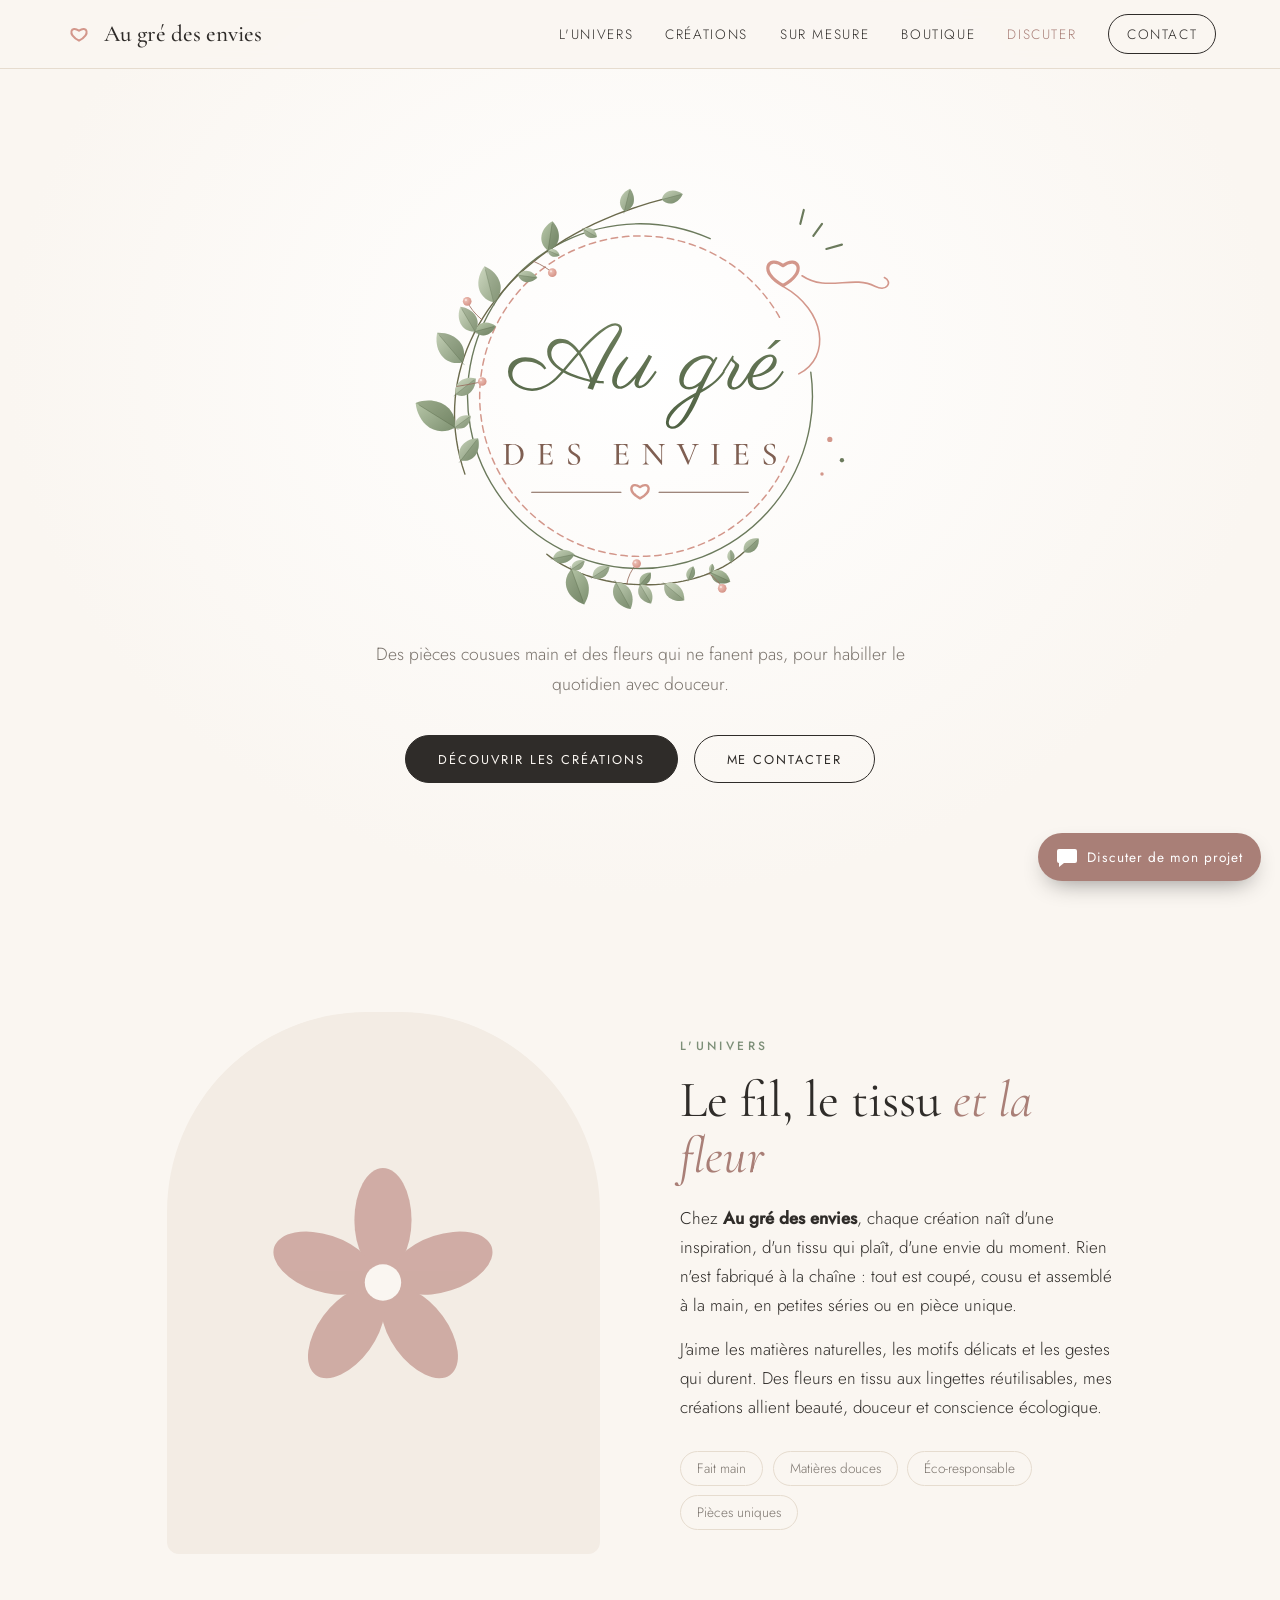
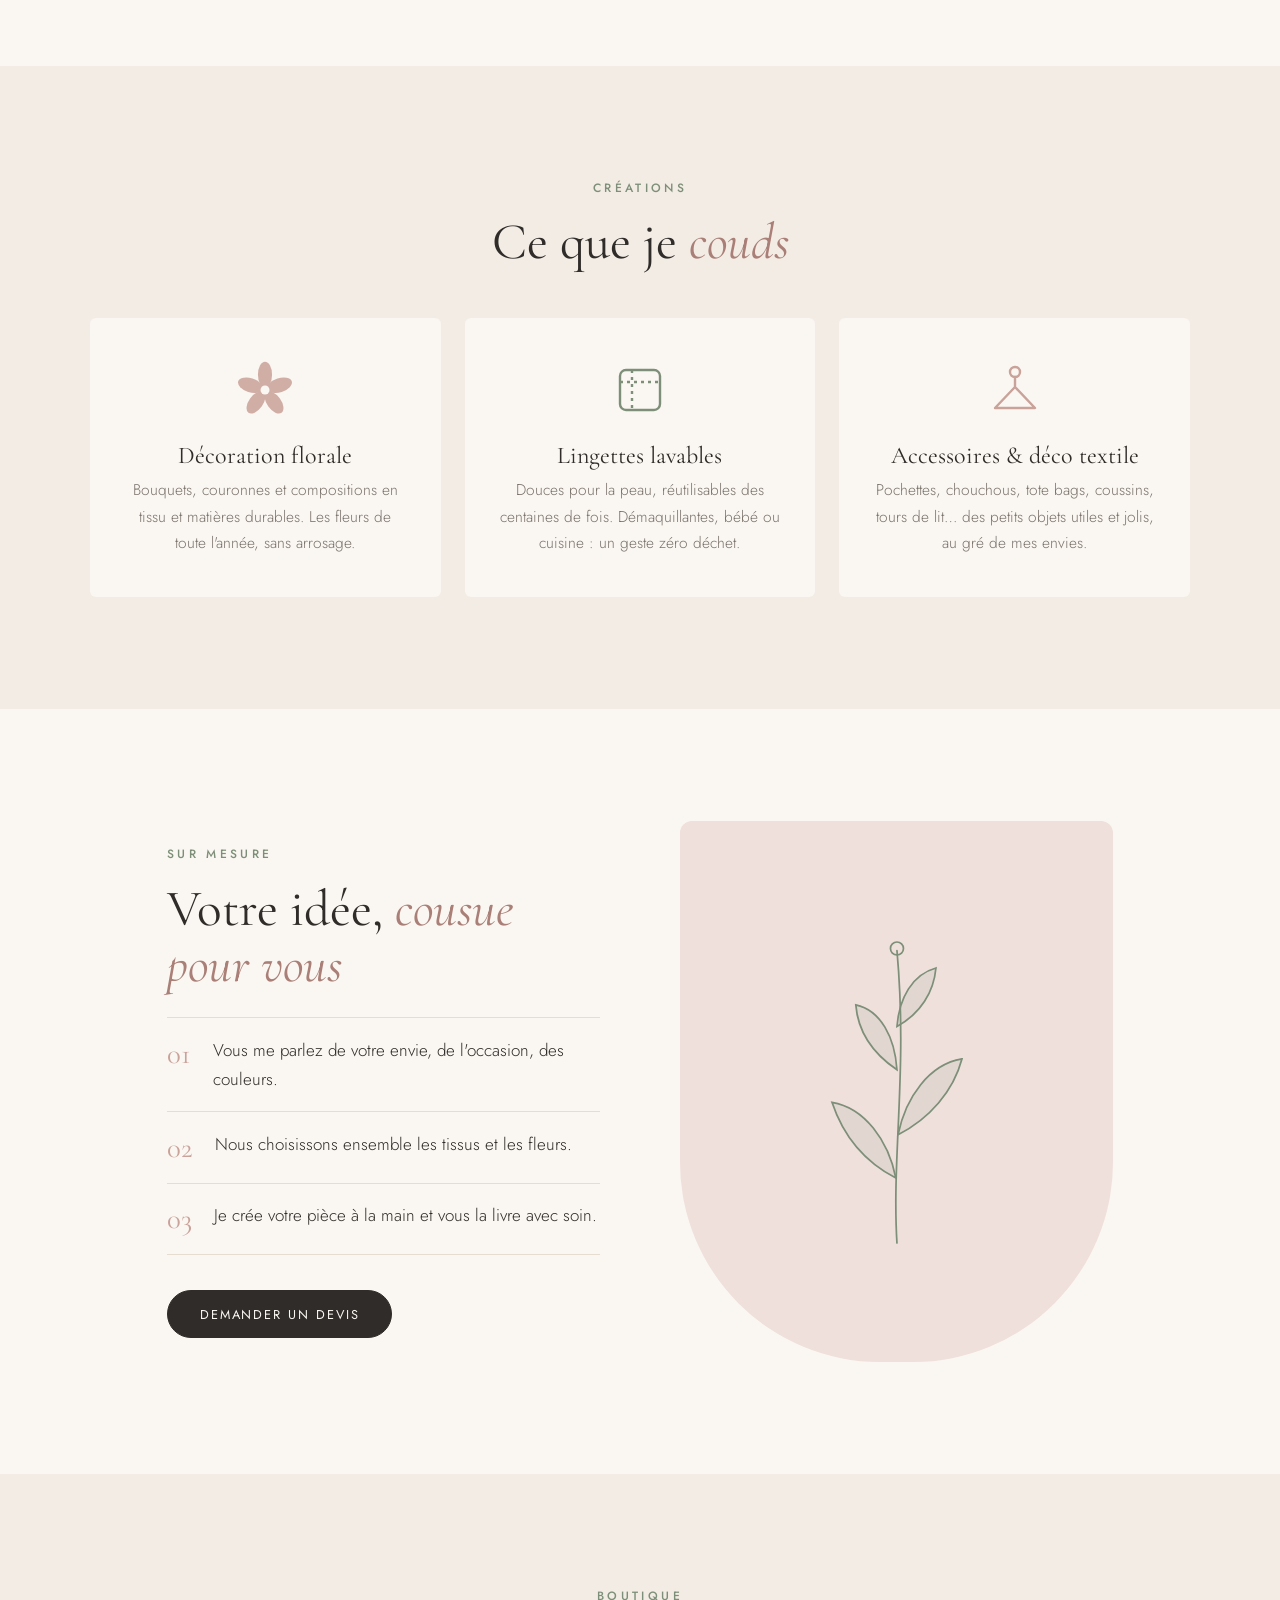
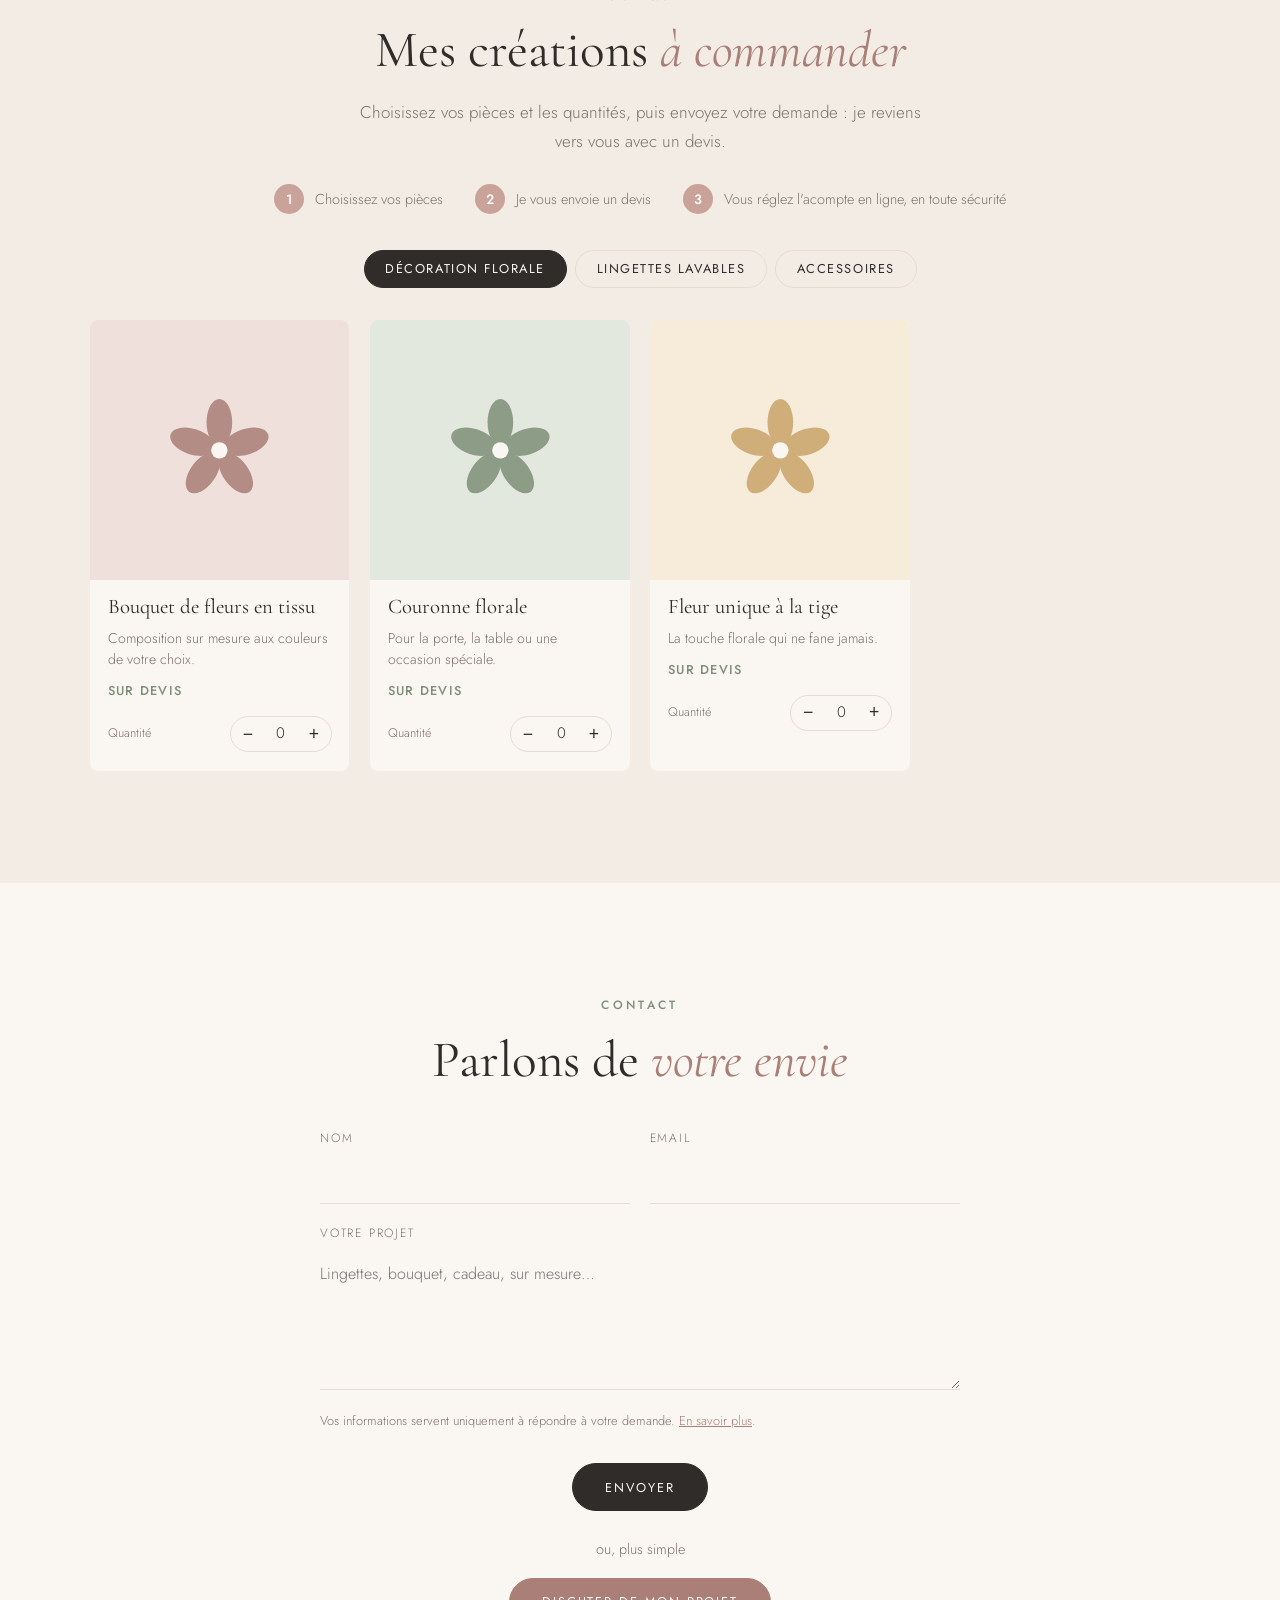
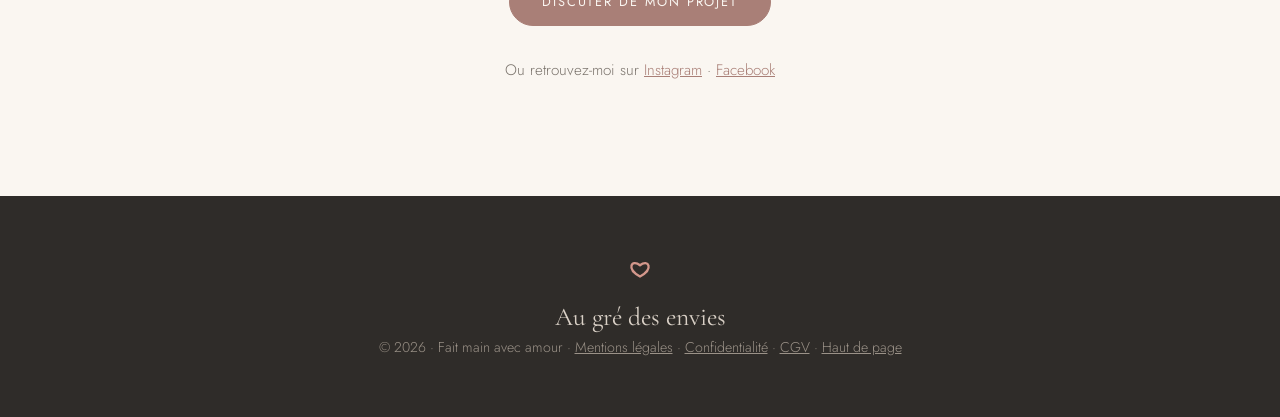
<file: public_html/index.html>
<!doctype html>
<html lang="fr">
<head>
<meta charset="utf-8">
<meta name="viewport" content="width=device-width, initial-scale=1">
<title>Au gré des envies – Couture créative & décoration florale</title>
<meta name="description" content="Au gré des envies : créations textiles faites main, lingettes lavables, accessoires de couture et compositions florales durables. Pièces uniques et sur mesure.">
<meta property="og:title" content="Au gré des envies – Couture créative & fleurs">
<meta property="og:description" content="Couture créative, lingettes lavables et décoration florale, faits main avec amour.">
<meta property="og:type" content="website">
<meta property="og:image" content="images/og.jpg">
<link rel="icon" href="favicon-32.png" type="image/png" sizes="32x32">
<link rel="apple-touch-icon" href="icon-192.png">
<link rel="preload" href="fonts/jost-latin-300-normal.woff2" as="font" type="font/woff2" crossorigin>
<link rel="stylesheet" href="style.css?v=3">
</head>
<body>

<svg width="0" height="0" style="position:absolute" aria-hidden="true">
  <defs>
    <symbol id="flower" viewBox="0 0 100 100">
      <g fill="currentColor" opacity=".85">
        <ellipse cx="50" cy="26" rx="11" ry="20"/>
        <ellipse cx="50" cy="26" rx="11" ry="20" transform="rotate(72 50 50)"/>
        <ellipse cx="50" cy="26" rx="11" ry="20" transform="rotate(144 50 50)"/>
        <ellipse cx="50" cy="26" rx="11" ry="20" transform="rotate(216 50 50)"/>
        <ellipse cx="50" cy="26" rx="11" ry="20" transform="rotate(288 50 50)"/>
      </g>
      <circle cx="50" cy="50" r="7" fill="#faf6f1"/>
    </symbol>
    <symbol id="branch" viewBox="0 0 200 300">
      <g fill="none" stroke="currentColor" stroke-width="1.6" stroke-linecap="round">
        <path d="M100 290 C 95 210, 110 130, 100 20"/>
        <path d="M99 230 C 70 215, 50 190, 40 160 C 70 165, 92 195, 99 230Z" fill="currentColor" fill-opacity=".12"/>
        <path d="M101 190 C 130 175, 152 150, 160 120 C 130 125, 108 155, 101 190Z" fill="currentColor" fill-opacity=".12"/>
        <path d="M100 130 C 78 115, 64 95, 62 70 C 85 75, 98 100, 100 130Z" fill="currentColor" fill-opacity=".12"/>
        <path d="M100 90 C 122 78, 134 58, 136 36 C 114 42, 102 64, 100 90Z" fill="currentColor" fill-opacity=".12"/>
        <circle cx="100" cy="18" r="6"/>
      </g>
    </symbol>
  </defs>
</svg>

<header class="nav" id="top">
  <a class="brand" href="#top" aria-label="Au gré des envies – accueil">
    <img class="brand-mark" src="images/emblem.svg" alt="" width="30" height="30">
    <span>Au gré des envies</span>
  </a>
  <button class="burger" aria-label="Menu" aria-expanded="false" aria-controls="menu"><span></span><span></span></button>
  <nav id="menu">
    <a href="#univers">L'univers</a>
    <a href="#creations">Créations</a>
    <a href="#surmesure">Sur mesure</a>
    <a href="#boutique">Boutique</a>
    <a href="#" data-chat class="nav-wa">Discuter</a>
    <a href="#contact" class="btn-sm">Contact</a>
  </nav>
</header>

<main>
<section class="hero">
  <div class="hero-inner">
    <h1 class="logo-h1">
      <span class="sr">Au gré des envies – couture créative et décoration florale</span>
      <img class="hero-logo" src="images/logo.svg" width="1200" height="1030" alt="Au gré des envies" fetchpriority="high">
    </h1>
    <p class="lead">Des pièces cousues main et des fleurs qui ne fanent pas, pour habiller le quotidien avec douceur.</p>
    <div class="cta">
      <a class="btn" href="#creations">Découvrir les créations</a>
      <a class="btn ghost" href="#contact">Me contacter</a>
    </div>
  </div>
</section>

<section id="univers" class="section split reveal">
  <div class="visual" role="img" aria-label="Illustration florale">
    <svg><use href="#flower"/></svg>
  </div>
  <div>
    <p class="eyebrow">L'univers</p>
    <h2>Le fil, le tissu <em>et la fleur</em></h2>
    <p>Chez <strong>Au gré des envies</strong>, chaque création naît d'une inspiration, d'un tissu qui plaît, d'une envie du moment. Rien n'est fabriqué à la chaîne&nbsp;: tout est coupé, cousu et assemblé à la main, en petites séries ou en pièce unique.</p>
    <p>J'aime les matières naturelles, les motifs délicats et les gestes qui durent. Des fleurs en tissu aux lingettes réutilisables, mes créations allient beauté, douceur et conscience écologique.</p>
    <ul class="values">
      <li>Fait main</li><li>Matières douces</li><li>Éco-responsable</li><li>Pièces uniques</li>
    </ul>
  </div>
</section>

<section id="creations" class="section tinted">
  <div class="wrap reveal">
    <p class="eyebrow center">Créations</p>
    <h2 class="center">Ce que je <em>couds</em></h2>
    <div class="cards">
      <article class="card">
        <div class="ico"><svg><use href="#flower"/></svg></div>
        <h3>Décoration florale</h3>
        <p>Bouquets, couronnes et compositions en tissu et matières durables. Les fleurs de toute l'année, sans arrosage.</p>
      </article>
      <article class="card">
        <div class="ico sage"><svg viewBox="0 0 64 64"><g fill="none" stroke="currentColor" stroke-width="2.4" stroke-linejoin="round"><rect x="12" y="12" width="40" height="40" rx="6"/><path d="M12 24h40M24 12v40" stroke-dasharray="3 4"/></g></svg></div>
        <h3>Lingettes lavables</h3>
        <p>Douces pour la peau, réutilisables des centaines de fois. Démaquillantes, bébé ou cuisine&nbsp;: un geste zéro déchet.</p>
      </article>
      <article class="card">
        <div class="ico"><svg viewBox="0 0 64 64"><g fill="none" stroke="currentColor" stroke-width="2.4" stroke-linecap="round"><circle cx="32" cy="14" r="5"/><path d="M32 19v10M12 50l20-21 20 21z" stroke-linejoin="round"/></g></svg></div>
        <h3>Accessoires & déco textile</h3>
        <p>Pochettes, chouchous, tote bags, coussins, tours de lit… des petits objets utiles et jolis, au gré de mes envies.</p>
      </article>
    </div>
  </div>
</section>

<section id="surmesure" class="section split reverse reveal">
  <div>
    <p class="eyebrow">Sur mesure</p>
    <h2>Votre idée, <em>cousue pour vous</em></h2>
    <ol class="steps">
      <li><b>01</b><span>Vous me parlez de votre envie, de l'occasion, des couleurs.</span></li>
      <li><b>02</b><span>Nous choisissons ensemble les tissus et les fleurs.</span></li>
      <li><b>03</b><span>Je crée votre pièce à la main et vous la livre avec soin.</span></li>
    </ol>
    <a class="btn" href="#contact">Demander un devis</a>
  </div>
  <div class="visual rose" role="img" aria-label="Illustration de rameau">
    <svg><use href="#branch"/></svg>
  </div>
</section>

<section id="boutique" class="section tinted">
  <div class="wrap reveal">
    <p class="eyebrow center">Boutique</p>
    <h2 class="center">Mes créations <em>à commander</em></h2>
    <p class="center sub">Choisissez vos pièces et les quantités, puis envoyez votre demande : je reviens vers vous avec un devis.</p>
    <ol class="flow">
      <li><b>1</b><span>Choisissez vos pièces</span></li>
      <li><b>2</b><span>Je vous envoie un devis</span></li>
      <li><b>3</b><span>Vous réglez l'acompte en ligne, en toute sécurité</span></li>
    </ol>
    <div class="tabs" role="tablist" id="tabs"></div>
    <div class="shop" id="shop"></div>
    <div class="cart" id="cart" hidden>
      <div class="cart-info"><b id="cart-count"></b><span id="cart-list"></span></div>
      <div class="cart-actions">
        <button class="btn" type="button" id="cart-quote">Demander un devis</button>
        <a class="btn ghost" id="cart-wa" href="#" target="_blank" rel="noopener">Par WhatsApp</a>
      </div>
    </div>
  </div>
</section>

<section id="contact" class="section reveal">
  <div class="wrap narrow">
    <p class="eyebrow center">Contact</p>
    <h2 class="center">Parlons de <em>votre envie</em></h2>
    <form id="form" action="mailto:contact@exemple.fr" method="post" enctype="text/plain">
      <div class="row">
        <label>Nom<input name="nom" required autocomplete="name"></label>
        <label>Email<input type="email" name="email" required autocomplete="email"></label>
      </div>
      <label>Votre projet<textarea name="message" rows="5" required placeholder="Lingettes, bouquet, cadeau, sur mesure…"></textarea></label>
      <p class="muted" style="margin:0;font-size:.8rem">Vos informations servent uniquement à répondre à votre demande. <a href="confidentialite.html">En savoir plus</a>.</p>
      <button class="btn" type="submit">Envoyer</button>
    </form>
    <p class="center or">ou, plus simple</p>
    <p class="center"><a class="btn wa" href="#" data-chat>Discuter de mon projet</a></p>
    <p class="muted center">Ou retrouvez-moi sur <a href="#" rel="noopener">Instagram</a> · <a href="#" rel="noopener">Facebook</a></p>
  </div>
</section>
</main>

<footer>
  <img class="brand-mark" src="images/emblem.svg" alt="" width="30" height="30">
  <p>Au gré des envies</p>
  <small>© <span id="y"></span> · Fait main avec amour · <a href="mentions-legales.html">Mentions légales</a> · <a href="confidentialite.html">Confidentialité</a> · <a href="cgv.html">CGV</a> · <a href="#top">Haut de page</a></small>
</footer>

<button class="wa-float" type="button" data-chat aria-label="Discuter de votre projet">
  <svg viewBox="0 0 24 24" aria-hidden="true"><path fill="currentColor" d="M4 4h16a2 2 0 0 1 2 2v10a2 2 0 0 1-2 2H9l-5 4v-4H4a2 2 0 0 1-2-2V6a2 2 0 0 1 2-2z"/></svg>
  <span>Discuter de mon projet</span>
</button>

<script src="script.js?v=3"></script>
</body>
</html>
</file>
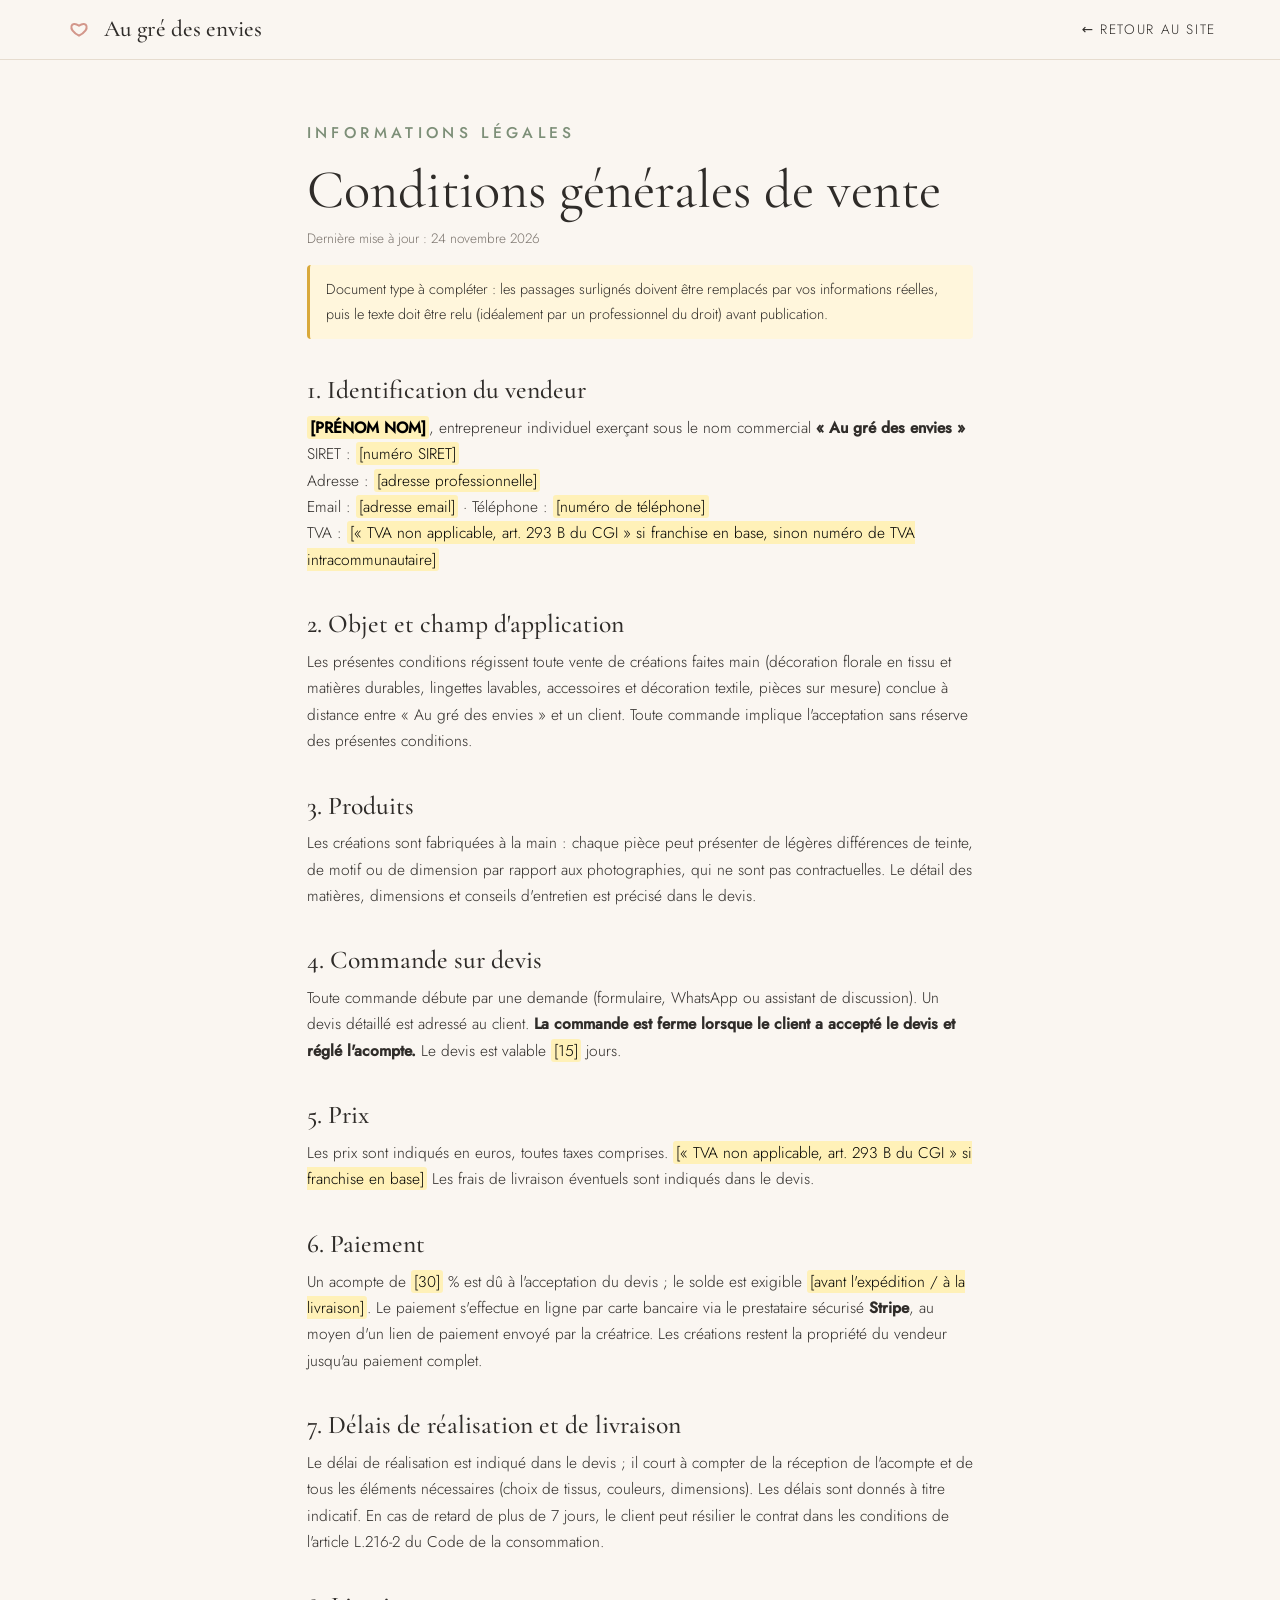
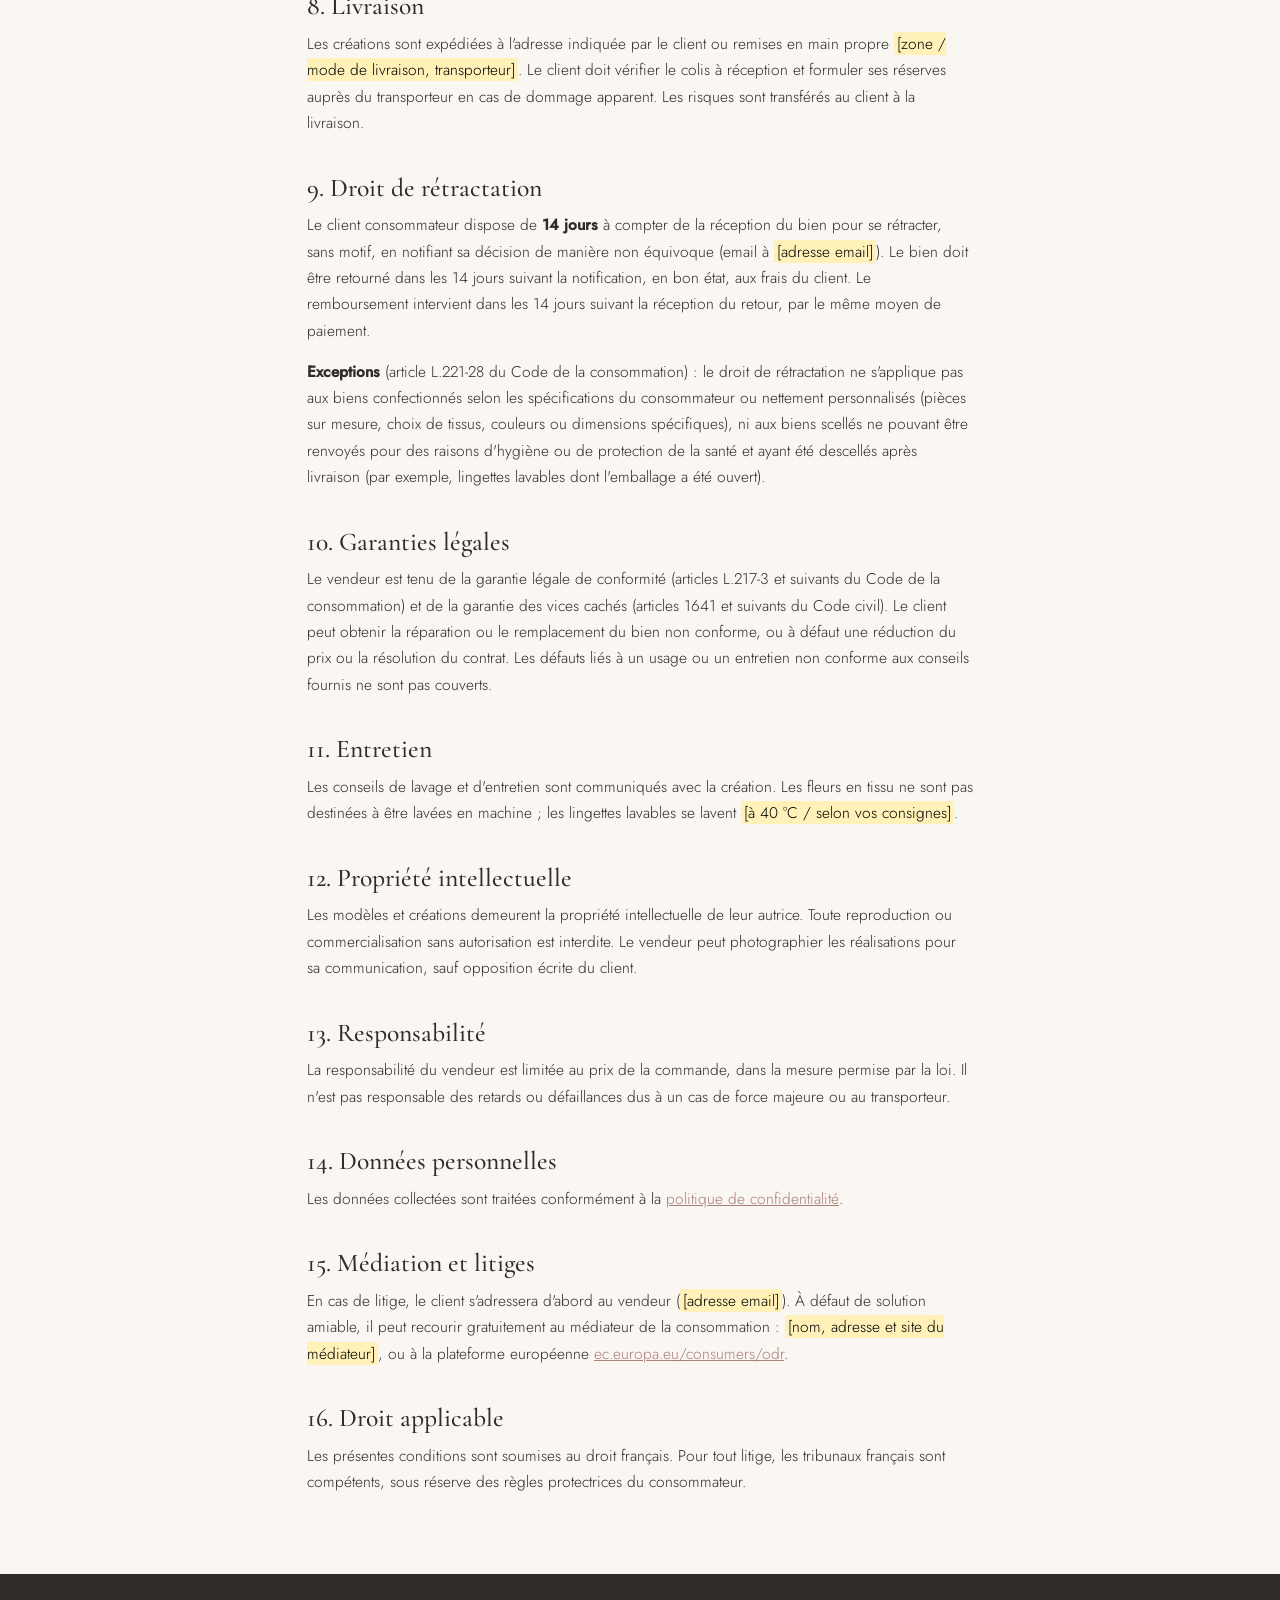
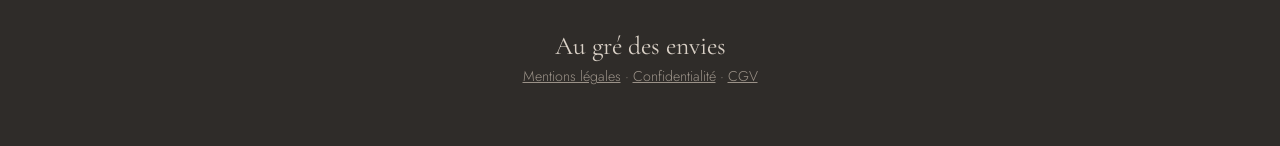
<file: public_html/cgv.html>
<!doctype html>
<html lang="fr">
<head>
<meta charset="utf-8">
<meta name="viewport" content="width=device-width, initial-scale=1">
<meta name="robots" content="noindex">
<title>Conditions générales de vente – Au gré des envies</title>
<link rel="icon" href="favicon-32.png" type="image/png" sizes="32x32">
<link rel="apple-touch-icon" href="icon-192.png">
<link rel="preload" href="fonts/jost-latin-300-normal.woff2" as="font" type="font/woff2" crossorigin>
<link rel="stylesheet" href="style.css?v=3">
</head>
<body class="legal-page">
<header class="nav"><a class="brand" href="index.html"><img class="brand-mark" src="images/emblem.svg" alt="" width="30" height="30"><span>Au gré des envies</span></a><nav style="display:flex"><a href="index.html">&larr; Retour au site</a></nav></header>
<svg width="0" height="0" style="position:absolute" aria-hidden="true"><defs><symbol id="flower" viewBox="0 0 100 100"><g fill="currentColor" opacity=".85"><ellipse cx="50" cy="26" rx="11" ry="20"/><ellipse cx="50" cy="26" rx="11" ry="20" transform="rotate(72 50 50)"/><ellipse cx="50" cy="26" rx="11" ry="20" transform="rotate(144 50 50)"/><ellipse cx="50" cy="26" rx="11" ry="20" transform="rotate(216 50 50)"/><ellipse cx="50" cy="26" rx="11" ry="20" transform="rotate(288 50 50)"/></g><circle cx="50" cy="50" r="7" fill="#faf6f1"/></symbol></defs></svg>
<main class="legal">
<p class="eyebrow">Informations légales</p>
<h1>Conditions générales de vente</h1>
<p class="maj">Dernière mise à jour : 24 novembre 2026</p>
<p class="todo">Document type à compléter : les passages surlignés doivent être remplacés par vos informations réelles, puis le texte doit être relu (idéalement par un professionnel du droit) avant publication.</p>

<h2>1. Identification du vendeur</h2>
<p><strong><mark>[PRÉNOM NOM]</mark></strong>, entrepreneur individuel exerçant sous le nom commercial <strong>« Au gré des envies »</strong><br>
SIRET : <mark>[numéro SIRET]</mark><br>
Adresse : <mark>[adresse professionnelle]</mark><br>
Email : <mark>[adresse email]</mark> · Téléphone : <mark>[numéro de téléphone]</mark><br>
TVA : <mark>[« TVA non applicable, art. 293 B du CGI » si franchise en base, sinon numéro de TVA intracommunautaire]</mark></p>
<h2>2. Objet et champ d'application</h2>
<p>Les présentes conditions régissent toute vente de créations faites main (décoration florale en tissu et matières durables, lingettes lavables, accessoires et décoration textile, pièces sur mesure) conclue à distance entre « Au gré des envies » et un client. Toute commande implique l'acceptation sans réserve des présentes conditions.</p>
<h2>3. Produits</h2>
<p>Les créations sont fabriquées à la main : chaque pièce peut présenter de légères différences de teinte, de motif ou de dimension par rapport aux photographies, qui ne sont pas contractuelles. Le détail des matières, dimensions et conseils d'entretien est précisé dans le devis.</p>
<h2>4. Commande sur devis</h2>
<p>Toute commande débute par une demande (formulaire, WhatsApp ou assistant de discussion). Un devis détaillé est adressé au client. <strong>La commande est ferme lorsque le client a accepté le devis et réglé l'acompte.</strong> Le devis est valable <mark>[15]</mark> jours.</p>
<h2>5. Prix</h2>
<p>Les prix sont indiqués en euros, toutes taxes comprises. <mark>[« TVA non applicable, art. 293 B du CGI » si franchise en base]</mark> Les frais de livraison éventuels sont indiqués dans le devis.</p>
<h2>6. Paiement</h2>
<p>Un acompte de <mark>[30]</mark> % est dû à l'acceptation du devis ; le solde est exigible <mark>[avant l'expédition / à la livraison]</mark>. Le paiement s'effectue en ligne par carte bancaire via le prestataire sécurisé <strong>Stripe</strong>, au moyen d'un lien de paiement envoyé par la créatrice. Les créations restent la propriété du vendeur jusqu'au paiement complet.</p>
<h2>7. Délais de réalisation et de livraison</h2>
<p>Le délai de réalisation est indiqué dans le devis ; il court à compter de la réception de l'acompte et de tous les éléments nécessaires (choix de tissus, couleurs, dimensions). Les délais sont donnés à titre indicatif. En cas de retard de plus de 7 jours, le client peut résilier le contrat dans les conditions de l'article L.216-2 du Code de la consommation.</p>
<h2>8. Livraison</h2>
<p>Les créations sont expédiées à l'adresse indiquée par le client ou remises en main propre <mark>[zone / mode de livraison, transporteur]</mark>. Le client doit vérifier le colis à réception et formuler ses réserves auprès du transporteur en cas de dommage apparent. Les risques sont transférés au client à la livraison.</p>
<h2>9. Droit de rétractation</h2>
<p>Le client consommateur dispose de <strong>14 jours</strong> à compter de la réception du bien pour se rétracter, sans motif, en notifiant sa décision de manière non équivoque (email à <mark>[adresse email]</mark>). Le bien doit être retourné dans les 14 jours suivant la notification, en bon état, aux frais du client. Le remboursement intervient dans les 14 jours suivant la réception du retour, par le même moyen de paiement.</p>
<p><strong>Exceptions</strong> (article L.221-28 du Code de la consommation) : le droit de rétractation ne s'applique pas aux biens confectionnés selon les spécifications du consommateur ou nettement personnalisés (pièces sur mesure, choix de tissus, couleurs ou dimensions spécifiques), ni aux biens scellés ne pouvant être renvoyés pour des raisons d'hygiène ou de protection de la santé et ayant été descellés après livraison (par exemple, lingettes lavables dont l'emballage a été ouvert).</p>
<h2>10. Garanties légales</h2>
<p>Le vendeur est tenu de la garantie légale de conformité (articles L.217-3 et suivants du Code de la consommation) et de la garantie des vices cachés (articles 1641 et suivants du Code civil). Le client peut obtenir la réparation ou le remplacement du bien non conforme, ou à défaut une réduction du prix ou la résolution du contrat. Les défauts liés à un usage ou un entretien non conforme aux conseils fournis ne sont pas couverts.</p>
<h2>11. Entretien</h2>
<p>Les conseils de lavage et d'entretien sont communiqués avec la création. Les fleurs en tissu ne sont pas destinées à être lavées en machine ; les lingettes lavables se lavent <mark>[à 40 °C / selon vos consignes]</mark>.</p>
<h2>12. Propriété intellectuelle</h2>
<p>Les modèles et créations demeurent la propriété intellectuelle de leur autrice. Toute reproduction ou commercialisation sans autorisation est interdite. Le vendeur peut photographier les réalisations pour sa communication, sauf opposition écrite du client.</p>
<h2>13. Responsabilité</h2>
<p>La responsabilité du vendeur est limitée au prix de la commande, dans la mesure permise par la loi. Il n'est pas responsable des retards ou défaillances dus à un cas de force majeure ou au transporteur.</p>
<h2>14. Données personnelles</h2>
<p>Les données collectées sont traitées conformément à la <a href="confidentialite.html">politique de confidentialité</a>.</p>
<h2>15. Médiation et litiges</h2>
<p>En cas de litige, le client s'adressera d'abord au vendeur (<mark>[adresse email]</mark>). À défaut de solution amiable, il peut recourir gratuitement au médiateur de la consommation : <mark>[nom, adresse et site du médiateur]</mark>, ou à la plateforme européenne <a href="https://ec.europa.eu/consumers/odr" rel="noopener">ec.europa.eu/consumers/odr</a>.</p>
<h2>16. Droit applicable</h2>
<p>Les présentes conditions sont soumises au droit français. Pour tout litige, les tribunaux français sont compétents, sous réserve des règles protectrices du consommateur.</p>
</main>
<footer><p>Au gré des envies</p><small><a href="mentions-legales.html">Mentions légales</a> · <a href="confidentialite.html">Confidentialité</a> · <a href="cgv.html">CGV</a></small></footer>
</body>
</html>
</file>
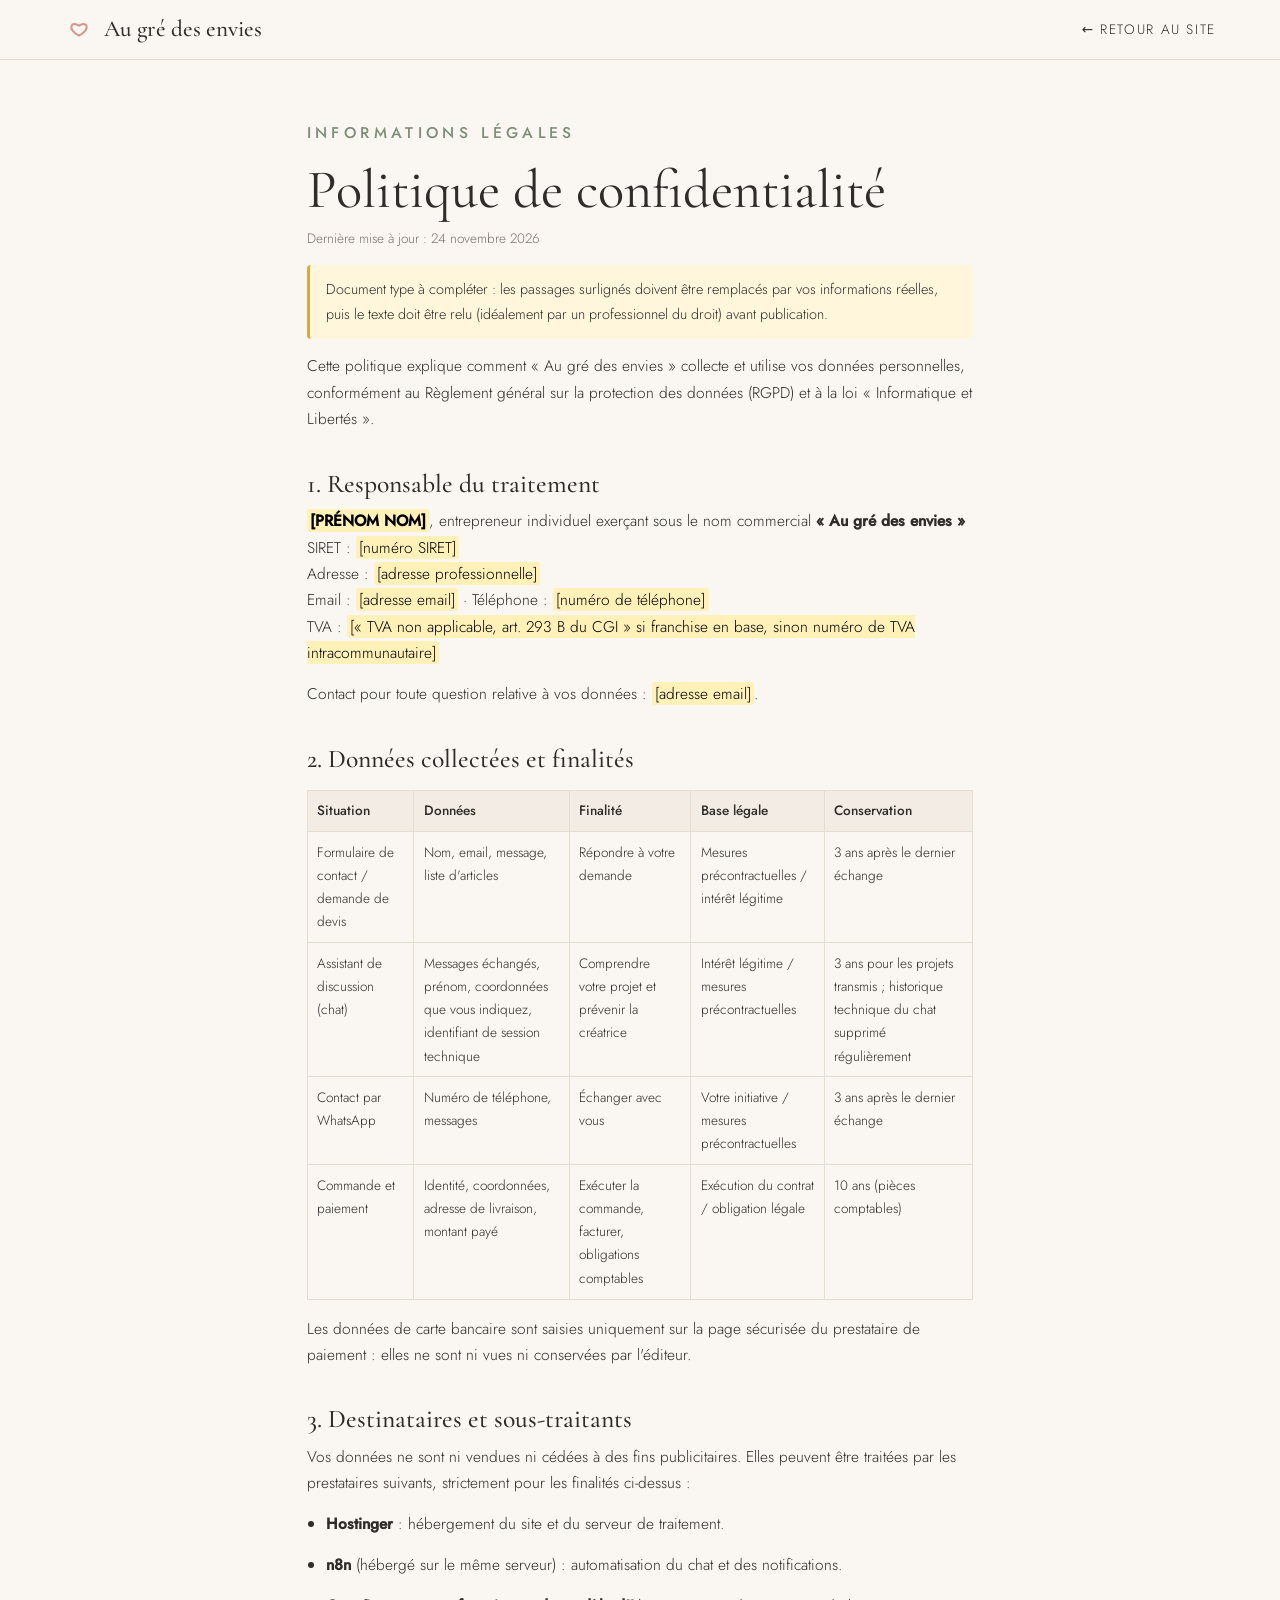
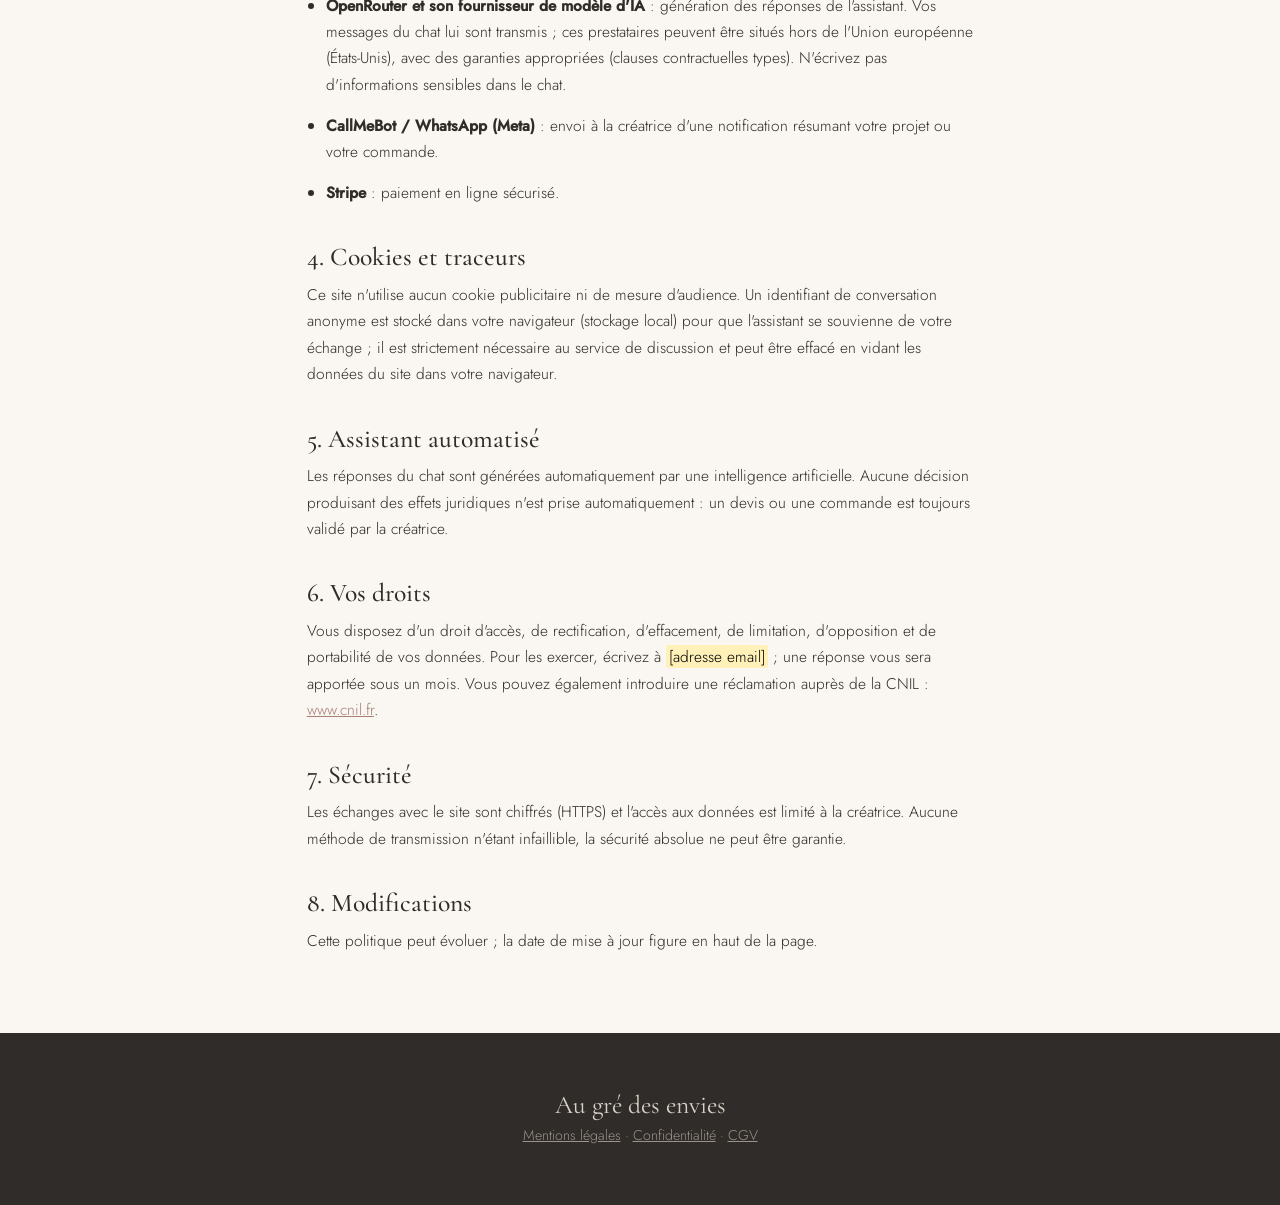
<file: public_html/confidentialite.html>
<!doctype html>
<html lang="fr">
<head>
<meta charset="utf-8">
<meta name="viewport" content="width=device-width, initial-scale=1">
<meta name="robots" content="noindex">
<title>Politique de confidentialité – Au gré des envies</title>
<link rel="icon" href="favicon-32.png" type="image/png" sizes="32x32">
<link rel="apple-touch-icon" href="icon-192.png">
<link rel="preload" href="fonts/jost-latin-300-normal.woff2" as="font" type="font/woff2" crossorigin>
<link rel="stylesheet" href="style.css?v=3">
</head>
<body class="legal-page">
<header class="nav"><a class="brand" href="index.html"><img class="brand-mark" src="images/emblem.svg" alt="" width="30" height="30"><span>Au gré des envies</span></a><nav style="display:flex"><a href="index.html">&larr; Retour au site</a></nav></header>
<svg width="0" height="0" style="position:absolute" aria-hidden="true"><defs><symbol id="flower" viewBox="0 0 100 100"><g fill="currentColor" opacity=".85"><ellipse cx="50" cy="26" rx="11" ry="20"/><ellipse cx="50" cy="26" rx="11" ry="20" transform="rotate(72 50 50)"/><ellipse cx="50" cy="26" rx="11" ry="20" transform="rotate(144 50 50)"/><ellipse cx="50" cy="26" rx="11" ry="20" transform="rotate(216 50 50)"/><ellipse cx="50" cy="26" rx="11" ry="20" transform="rotate(288 50 50)"/></g><circle cx="50" cy="50" r="7" fill="#faf6f1"/></symbol></defs></svg>
<main class="legal">
<p class="eyebrow">Informations légales</p>
<h1>Politique de confidentialité</h1>
<p class="maj">Dernière mise à jour : 24 novembre 2026</p>
<p class="todo">Document type à compléter : les passages surlignés doivent être remplacés par vos informations réelles, puis le texte doit être relu (idéalement par un professionnel du droit) avant publication.</p>

<p>Cette politique explique comment « Au gré des envies » collecte et utilise vos données personnelles, conformément au Règlement général sur la protection des données (RGPD) et à la loi « Informatique et Libertés ».</p>
<h2>1. Responsable du traitement</h2>
<p><strong><mark>[PRÉNOM NOM]</mark></strong>, entrepreneur individuel exerçant sous le nom commercial <strong>« Au gré des envies »</strong><br>
SIRET : <mark>[numéro SIRET]</mark><br>
Adresse : <mark>[adresse professionnelle]</mark><br>
Email : <mark>[adresse email]</mark> · Téléphone : <mark>[numéro de téléphone]</mark><br>
TVA : <mark>[« TVA non applicable, art. 293 B du CGI » si franchise en base, sinon numéro de TVA intracommunautaire]</mark></p>
<p>Contact pour toute question relative à vos données : <mark>[adresse email]</mark>.</p>
<h2>2. Données collectées et finalités</h2>
<table>
<tr><th>Situation</th><th>Données</th><th>Finalité</th><th>Base légale</th><th>Conservation</th></tr>
<tr><td>Formulaire de contact / demande de devis</td><td>Nom, email, message, liste d'articles</td><td>Répondre à votre demande</td><td>Mesures précontractuelles / intérêt légitime</td><td>3 ans après le dernier échange</td></tr>
<tr><td>Assistant de discussion (chat)</td><td>Messages échangés, prénom, coordonnées que vous indiquez, identifiant de session technique</td><td>Comprendre votre projet et prévenir la créatrice</td><td>Intérêt légitime / mesures précontractuelles</td><td>3 ans pour les projets transmis ; historique technique du chat supprimé régulièrement</td></tr>
<tr><td>Contact par WhatsApp</td><td>Numéro de téléphone, messages</td><td>Échanger avec vous</td><td>Votre initiative / mesures précontractuelles</td><td>3 ans après le dernier échange</td></tr>
<tr><td>Commande et paiement</td><td>Identité, coordonnées, adresse de livraison, montant payé</td><td>Exécuter la commande, facturer, obligations comptables</td><td>Exécution du contrat / obligation légale</td><td>10 ans (pièces comptables)</td></tr>
</table>
<p>Les données de carte bancaire sont saisies uniquement sur la page sécurisée du prestataire de paiement : elles ne sont ni vues ni conservées par l'éditeur.</p>
<h2>3. Destinataires et sous-traitants</h2>
<p>Vos données ne sont ni vendues ni cédées à des fins publicitaires. Elles peuvent être traitées par les prestataires suivants, strictement pour les finalités ci-dessus :</p>
<ul>
<li><strong>Hostinger</strong> : hébergement du site et du serveur de traitement.</li>
<li><strong>n8n</strong> (hébergé sur le même serveur) : automatisation du chat et des notifications.</li>
<li><strong>OpenRouter et son fournisseur de modèle d'IA</strong> : génération des réponses de l'assistant. Vos messages du chat lui sont transmis ; ces prestataires peuvent être situés hors de l'Union européenne (États-Unis), avec des garanties appropriées (clauses contractuelles types). N'écrivez pas d'informations sensibles dans le chat.</li>
<li><strong>CallMeBot / WhatsApp (Meta)</strong> : envoi à la créatrice d'une notification résumant votre projet ou votre commande.</li>
<li><strong>Stripe</strong> : paiement en ligne sécurisé.</li>
</ul>
<h2>4. Cookies et traceurs</h2>
<p>Ce site n'utilise aucun cookie publicitaire ni de mesure d'audience. Un identifiant de conversation anonyme est stocké dans votre navigateur (stockage local) pour que l'assistant se souvienne de votre échange ; il est strictement nécessaire au service de discussion et peut être effacé en vidant les données du site dans votre navigateur.</p>
<h2>5. Assistant automatisé</h2>
<p>Les réponses du chat sont générées automatiquement par une intelligence artificielle. Aucune décision produisant des effets juridiques n'est prise automatiquement : un devis ou une commande est toujours validé par la créatrice.</p>
<h2>6. Vos droits</h2>
<p>Vous disposez d'un droit d'accès, de rectification, d'effacement, de limitation, d'opposition et de portabilité de vos données. Pour les exercer, écrivez à <mark>[adresse email]</mark> ; une réponse vous sera apportée sous un mois. Vous pouvez également introduire une réclamation auprès de la CNIL : <a href="https://www.cnil.fr" rel="noopener">www.cnil.fr</a>.</p>
<h2>7. Sécurité</h2>
<p>Les échanges avec le site sont chiffrés (HTTPS) et l'accès aux données est limité à la créatrice. Aucune méthode de transmission n'étant infaillible, la sécurité absolue ne peut être garantie.</p>
<h2>8. Modifications</h2>
<p>Cette politique peut évoluer ; la date de mise à jour figure en haut de la page.</p>
</main>
<footer><p>Au gré des envies</p><small><a href="mentions-legales.html">Mentions légales</a> · <a href="confidentialite.html">Confidentialité</a> · <a href="cgv.html">CGV</a></small></footer>
</body>
</html>
</file>
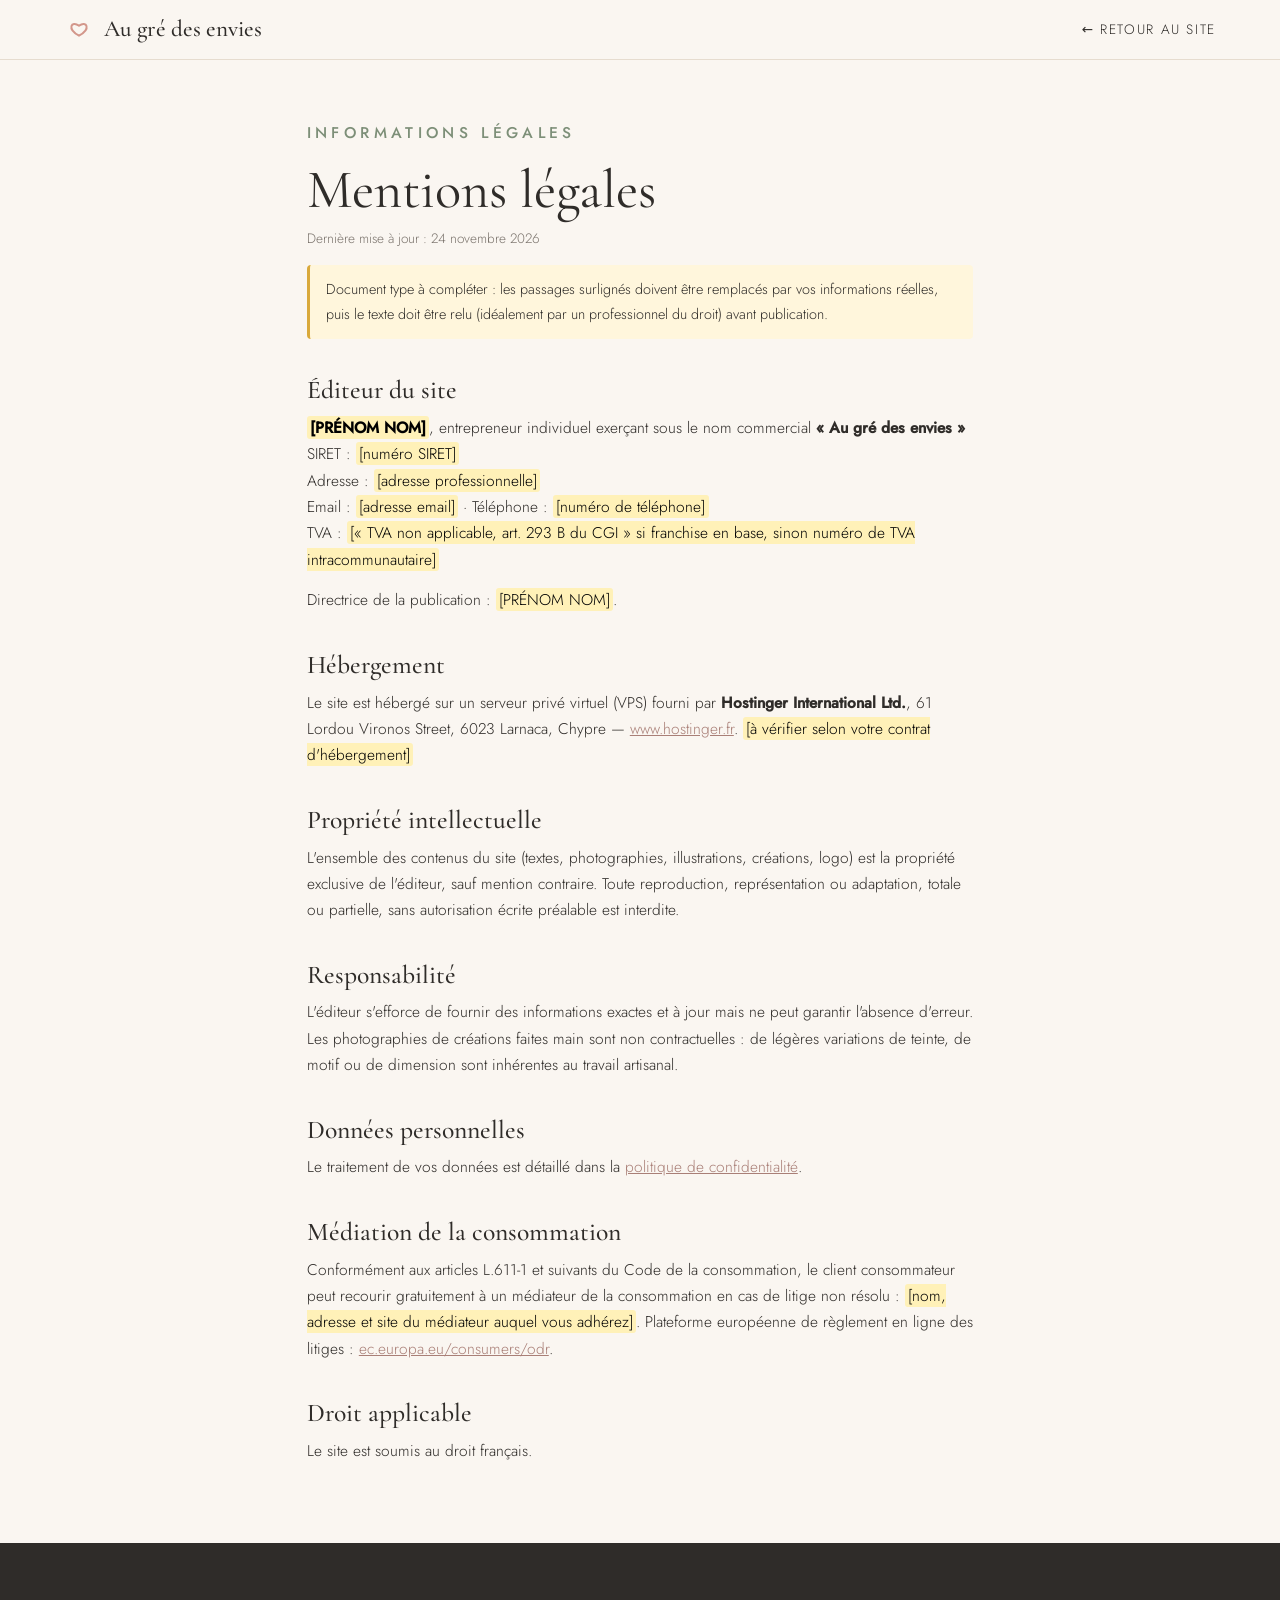
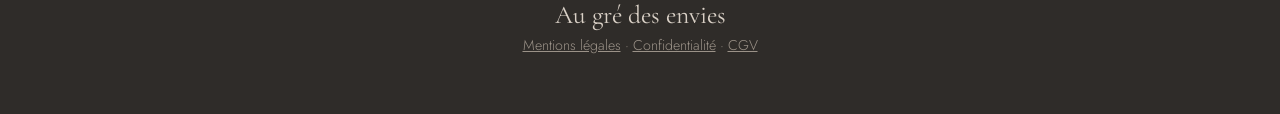
<file: public_html/mentions-legales.html>
<!doctype html>
<html lang="fr">
<head>
<meta charset="utf-8">
<meta name="viewport" content="width=device-width, initial-scale=1">
<meta name="robots" content="noindex">
<title>Mentions légales – Au gré des envies</title>
<link rel="icon" href="favicon-32.png" type="image/png" sizes="32x32">
<link rel="apple-touch-icon" href="icon-192.png">
<link rel="preload" href="fonts/jost-latin-300-normal.woff2" as="font" type="font/woff2" crossorigin>
<link rel="stylesheet" href="style.css?v=3">
</head>
<body class="legal-page">
<header class="nav"><a class="brand" href="index.html"><img class="brand-mark" src="images/emblem.svg" alt="" width="30" height="30"><span>Au gré des envies</span></a><nav style="display:flex"><a href="index.html">&larr; Retour au site</a></nav></header>
<svg width="0" height="0" style="position:absolute" aria-hidden="true"><defs><symbol id="flower" viewBox="0 0 100 100"><g fill="currentColor" opacity=".85"><ellipse cx="50" cy="26" rx="11" ry="20"/><ellipse cx="50" cy="26" rx="11" ry="20" transform="rotate(72 50 50)"/><ellipse cx="50" cy="26" rx="11" ry="20" transform="rotate(144 50 50)"/><ellipse cx="50" cy="26" rx="11" ry="20" transform="rotate(216 50 50)"/><ellipse cx="50" cy="26" rx="11" ry="20" transform="rotate(288 50 50)"/></g><circle cx="50" cy="50" r="7" fill="#faf6f1"/></symbol></defs></svg>
<main class="legal">
<p class="eyebrow">Informations légales</p>
<h1>Mentions légales</h1>
<p class="maj">Dernière mise à jour : 24 novembre 2026</p>
<p class="todo">Document type à compléter : les passages surlignés doivent être remplacés par vos informations réelles, puis le texte doit être relu (idéalement par un professionnel du droit) avant publication.</p>

<h2>Éditeur du site</h2>
<p><strong><mark>[PRÉNOM NOM]</mark></strong>, entrepreneur individuel exerçant sous le nom commercial <strong>« Au gré des envies »</strong><br>
SIRET : <mark>[numéro SIRET]</mark><br>
Adresse : <mark>[adresse professionnelle]</mark><br>
Email : <mark>[adresse email]</mark> · Téléphone : <mark>[numéro de téléphone]</mark><br>
TVA : <mark>[« TVA non applicable, art. 293 B du CGI » si franchise en base, sinon numéro de TVA intracommunautaire]</mark></p>
<p>Directrice de la publication : <mark>[PRÉNOM NOM]</mark>.</p>
<h2>Hébergement</h2>
<p>Le site est hébergé sur un serveur privé virtuel (VPS) fourni par <strong>Hostinger International Ltd.</strong>, 61 Lordou Vironos Street, 6023 Larnaca, Chypre — <a href="https://www.hostinger.fr" rel="noopener">www.hostinger.fr</a>. <mark>[à vérifier selon votre contrat d'hébergement]</mark></p>
<h2>Propriété intellectuelle</h2>
<p>L'ensemble des contenus du site (textes, photographies, illustrations, créations, logo) est la propriété exclusive de l'éditeur, sauf mention contraire. Toute reproduction, représentation ou adaptation, totale ou partielle, sans autorisation écrite préalable est interdite.</p>
<h2>Responsabilité</h2>
<p>L'éditeur s'efforce de fournir des informations exactes et à jour mais ne peut garantir l'absence d'erreur. Les photographies de créations faites main sont non contractuelles : de légères variations de teinte, de motif ou de dimension sont inhérentes au travail artisanal.</p>
<h2>Données personnelles</h2>
<p>Le traitement de vos données est détaillé dans la <a href="confidentialite.html">politique de confidentialité</a>.</p>
<h2>Médiation de la consommation</h2>
<p>Conformément aux articles L.611-1 et suivants du Code de la consommation, le client consommateur peut recourir gratuitement à un médiateur de la consommation en cas de litige non résolu : <mark>[nom, adresse et site du médiateur auquel vous adhérez]</mark>. Plateforme européenne de règlement en ligne des litiges : <a href="https://ec.europa.eu/consumers/odr" rel="noopener">ec.europa.eu/consumers/odr</a>.</p>
<h2>Droit applicable</h2>
<p>Le site est soumis au droit français.</p>
</main>
<footer><p>Au gré des envies</p><small><a href="mentions-legales.html">Mentions légales</a> · <a href="confidentialite.html">Confidentialité</a> · <a href="cgv.html">CGV</a></small></footer>
</body>
</html>
</file>
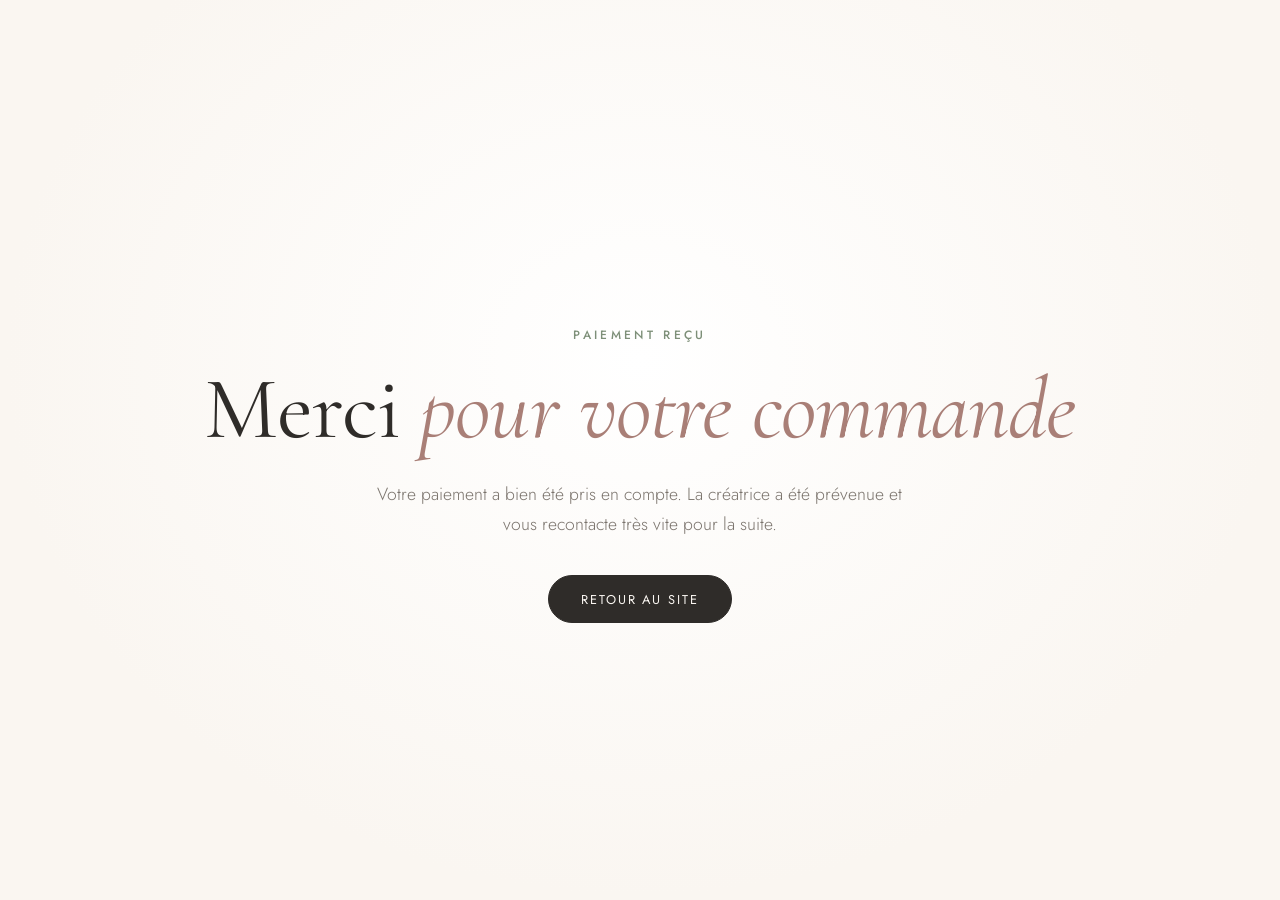
<file: public_html/merci.html>
<!doctype html>
<html lang="fr">
<head>
<meta charset="utf-8">
<meta name="viewport" content="width=device-width, initial-scale=1">
<meta name="robots" content="noindex">
<title>Merci pour votre commande – Au gré des envies</title>
<link rel="icon" href="favicon-32.png" type="image/png" sizes="32x32">
<link rel="apple-touch-icon" href="icon-192.png">
<link rel="preload" href="fonts/jost-latin-300-normal.woff2" as="font" type="font/woff2" crossorigin>
<link rel="stylesheet" href="style.css?v=3">
</head>
<body>
<main class="hero" style="min-height:100svh">
  <div class="hero-inner">
    <p class="eyebrow">Paiement reçu</p>
    <h1 style="font-size:clamp(3rem,8vw,5.5rem)">Merci <em>pour votre commande</em></h1>
    <p class="lead">Votre paiement a bien été pris en compte. La créatrice a été prévenue et vous recontacte très vite pour la suite.</p>
    <div class="cta"><a class="btn" href="index.html">Retour au site</a></div>
  </div>
</main>
</body>
</html>
</file>
<file: public_html/style.css>
@font-face{font-family:'Jost';font-style:normal;font-weight:300;font-display:swap;src:url(fonts/jost-latin-300-normal.woff2) format('woff2')}
@font-face{font-family:'Jost';font-style:normal;font-weight:400;font-display:swap;src:url(fonts/jost-latin-400-normal.woff2) format('woff2')}
@font-face{font-family:'Jost';font-style:normal;font-weight:500;font-display:swap;src:url(fonts/jost-latin-500-normal.woff2) format('woff2')}
@font-face{font-family:'Cormorant Garamond';font-style:normal;font-weight:400;font-display:swap;src:url(fonts/cormorant-garamond-latin-400-normal.woff2) format('woff2')}
@font-face{font-family:'Cormorant Garamond';font-style:normal;font-weight:500;font-display:swap;src:url(fonts/cormorant-garamond-latin-500-normal.woff2) format('woff2')}
@font-face{font-family:'Cormorant Garamond';font-style:italic;font-weight:400;font-display:swap;src:url(fonts/cormorant-garamond-latin-400-italic.woff2) format('woff2')}
:root{--bg:#faf6f1;--tint:#f3ece4;--ink:#2f2c29;--muted:#7a736c;--rose:#c9a29a;--rose-d:#a97f77;--sage:#7d8f78;--line:#e6dccf;
--serif:'Cormorant Garamond',Georgia,serif;--sans:'Jost',system-ui,sans-serif}
*{box-sizing:border-box;margin:0}
html{scroll-behavior:smooth;scroll-padding-top:70px}
body{background:var(--bg);color:var(--ink);font:300 17px/1.7 var(--sans);-webkit-font-smoothing:antialiased}
a{color:inherit}
em{font-style:italic;color:var(--rose-d)}
h1,h2,h3{font-family:var(--serif);font-weight:400;line-height:1.1}
h2{font-size:clamp(2rem,4.5vw,3.2rem);margin-bottom:1.2rem}
h3{font-size:1.5rem;margin-bottom:.5rem}
p+p{margin-top:1rem}
.eyebrow{font-size:.75rem;letter-spacing:.28em;text-transform:uppercase;color:var(--sage);font-weight:500;margin-bottom:1rem}
.center{text-align:center}.muted{color:var(--muted);margin-top:2rem;font-size:.95rem}
.muted a{color:var(--rose-d)}

.nav{position:fixed;inset:0 0 auto 0;z-index:10;display:flex;justify-content:space-between;align-items:center;padding:.9rem 5vw;background:rgba(250,246,241,.92);backdrop-filter:blur(8px);border-bottom:1px solid var(--line)}
.brand{display:flex;align-items:center;gap:.6rem;text-decoration:none;font:500 1.45rem var(--serif)}
.brand-mark{width:30px;height:30px;color:var(--rose)}
nav{display:flex;gap:2rem;align-items:center}
nav a{text-decoration:none;font-size:.85rem;letter-spacing:.12em;text-transform:uppercase;transition:color .2s}
nav a:hover{color:var(--rose-d)}
.btn-sm{border:1px solid var(--ink);padding:.45rem 1.1rem;border-radius:99px}
.btn-sm:hover{background:var(--ink);color:var(--bg)!important}
.burger{display:none;background:none;border:0;width:36px;height:36px;cursor:pointer;position:relative}
.burger span{position:absolute;left:7px;right:7px;height:1.5px;background:var(--ink);transition:.25s}
.burger span:first-child{top:13px}.burger span:last-child{top:21px}
.burger[aria-expanded=true] span:first-child{top:17px;transform:rotate(45deg)}
.burger[aria-expanded=true] span:last-child{top:17px;transform:rotate(-45deg)}

.hero{min-height:100svh;display:grid;place-items:center;text-align:center;position:relative;overflow:hidden;padding:7rem 6vw 4rem;background:radial-gradient(ellipse at 50% 40%,#fff 0,var(--bg) 70%)}
.hero h1{font-size:clamp(3.4rem,10vw,7.5rem);margin:.4rem 0 1.4rem;letter-spacing:-.01em}
.lead{max-width:34rem;margin:0 auto 2.2rem;color:var(--muted);font-size:1.1rem}
.hero-inner{position:relative;z-index:1}
.deco{position:absolute;bottom:-2rem;width:clamp(140px,22vw,300px);height:auto;aspect-ratio:2/3;color:var(--sage);opacity:.55}
.deco-l{left:2vw;transform:rotate(-8deg)}.deco-r{right:2vw;transform:scaleX(-1) rotate(-8deg)}
.cta{display:flex;gap:1rem;justify-content:center;flex-wrap:wrap}
.btn{display:inline-block;background:var(--ink);color:var(--bg);border:1px solid var(--ink);padding:.85rem 2rem;border-radius:99px;font:400 .8rem var(--sans);letter-spacing:.15em;text-transform:uppercase;text-decoration:none;cursor:pointer;transition:.25s}
.btn:hover{background:var(--rose-d);border-color:var(--rose-d)}
.btn.wa{background:var(--rose-d);border-color:var(--rose-d)}
.btn.wa:hover{background:var(--ink);border-color:var(--ink)}
.or{color:var(--muted);margin:1.6rem 0 .8rem;font-size:.9rem}
.nav-wa{color:var(--rose-d)}
.wa-float{border:0;cursor:pointer;font-family:var(--sans);position:fixed;right:1.2rem;bottom:1.2rem;z-index:20;display:flex;align-items:center;gap:.5rem;background:var(--rose-d);color:#fff;text-decoration:none;padding:.75rem 1.1rem;border-radius:99px;font-size:.85rem;letter-spacing:.08em;box-shadow:0 10px 24px -10px rgba(0,0,0,.45);transition:transform .2s,background .2s}
.wa-float:hover{background:var(--ink);transform:translateY(-2px)}
.wa-float svg{width:24px;height:24px}
.btn.ghost{background:transparent;color:var(--ink)}
.btn.ghost:hover{background:var(--ink);color:var(--bg);border-color:var(--ink)}

.section{padding:7rem 6vw}
.tinted{background:var(--tint)}
.wrap{max-width:1100px;margin:0 auto}.narrow{max-width:640px}
.split{display:grid;grid-template-columns:1fr 1fr;gap:5rem;align-items:center;max-width:1100px;margin:0 auto}
.reverse .visual{order:2}
.visual{aspect-ratio:4/5;background:var(--tint);border-radius:200px 200px 12px 12px;display:grid;place-items:center;color:var(--rose);overflow:hidden}
.visual svg{width:60%;height:60%}
.visual.rose{background:#efe0dc;color:var(--sage);border-radius:12px 12px 200px 200px}
.values{list-style:none;padding:0;display:flex;flex-wrap:wrap;gap:.6rem;margin-top:1.8rem}
.values li{border:1px solid var(--line);border-radius:99px;padding:.3rem 1rem;font-size:.85rem;color:var(--muted)}

.cards{display:grid;grid-template-columns:repeat(auto-fit,minmax(250px,1fr));gap:1.5rem;margin-top:3rem}
.card{background:var(--bg);padding:2.5rem 2rem;border-radius:6px;text-align:center;transition:transform .3s,box-shadow .3s}
.card:hover{transform:translateY(-6px);box-shadow:0 18px 40px -22px rgba(60,40,30,.35)}
.card p{color:var(--muted);font-size:.97rem}
.ico{width:64px;height:64px;margin:0 auto 1.3rem;color:var(--rose)}.ico.sage{color:var(--sage)}
.ico svg{width:100%;height:100%}

.steps{list-style:none;padding:0;margin:1.5rem 0 2.2rem}
.steps li{display:flex;gap:1.4rem;padding:1.1rem 0;border-top:1px solid var(--line)}
.steps li:last-child{border-bottom:1px solid var(--line)}
.steps b{font:400 1.8rem var(--serif);color:var(--rose)}

.gallery{display:grid;grid-template-columns:repeat(3,1fr);gap:1rem;margin-top:3rem}
.ph{aspect-ratio:1;display:grid;place-items:center;border-radius:6px;overflow:hidden;transition:transform .4s}
.ph:hover{transform:scale(1.02)}
.ph img{width:100%;height:100%;object-fit:cover}
.ph svg{width:45%;height:45%}
.t1{background:#efe0dc;color:var(--rose-d)}.t2{background:#e3e8df;color:var(--sage)}.t3{background:#f6ecd9;color:#c9a46a}
.t4{background:#e3e8df;color:var(--sage)}.t5{background:#f6ecd9;color:#c9a46a}.t6{background:#efe0dc;color:var(--rose-d)}

form{margin-top:2.5rem;display:grid;gap:1.2rem}
.row{display:grid;grid-template-columns:1fr 1fr;gap:1.2rem}
label{display:grid;gap:.35rem;font-size:.75rem;letter-spacing:.15em;text-transform:uppercase;color:var(--muted)}
input,textarea{font:300 1rem var(--sans);padding:.8rem 0;border:0;border-bottom:1px solid var(--line);background:transparent;color:var(--ink);border-radius:0;letter-spacing:0;text-transform:none}
input:focus,textarea:focus{outline:0;border-color:var(--rose-d)}
form .btn{justify-self:center;margin-top:.8rem}

footer{text-align:center;padding:3.5rem 5vw;background:var(--ink);color:#d9d0c6}
footer .brand-mark{width:34px;height:34px;margin-bottom:.4rem}
footer p{font:1.6rem var(--serif);margin:0}
footer small{color:#9b9288}footer a{color:inherit}

.reveal{opacity:0;transform:translateY(24px);transition:opacity .9s,transform .9s}
.reveal.in{opacity:1;transform:none}
@media (prefers-reduced-motion:reduce){.reveal{opacity:1;transform:none;transition:none}html{scroll-behavior:auto}}

@media(max-width:820px){
  .burger{display:block}
  nav{position:absolute;top:100%;left:0;right:0;flex-direction:column;gap:1.4rem;padding:2rem;background:var(--bg);border-bottom:1px solid var(--line);display:none}
  nav.open{display:flex}
  .split{grid-template-columns:1fr;gap:2.5rem}
  .reverse .visual{order:0}
  .visual{aspect-ratio:1;max-width:340px;margin:0 auto;width:100%}
  .section{padding:5rem 6vw}
  .gallery{grid-template-columns:repeat(2,1fr)}
  .row{grid-template-columns:1fr}
  .wa-float span{display:none}
  .wa-float{padding:.8rem}
}

.chat{position:fixed;right:1.2rem;bottom:5.2rem;z-index:30;width:min(380px,calc(100vw - 2rem));height:min(560px,calc(100svh - 7rem));display:none;flex-direction:column;background:var(--bg);border:1px solid var(--line);border-radius:14px;box-shadow:0 24px 60px -20px rgba(60,40,30,.45);overflow:hidden}
.chat.open{display:flex}
.chat-head{display:flex;align-items:center;justify-content:space-between;padding:.9rem 1.1rem;background:var(--ink);color:var(--bg)}
.chat-head b{font:500 1.25rem var(--serif)}
.chat-head small{display:block;color:#b9afa4;font-size:.75rem;letter-spacing:.04em}
.chat-x{background:none;border:0;color:var(--bg);font-size:1.5rem;line-height:1;cursor:pointer}
.chat-log{flex:1;overflow:auto;padding:1rem;display:flex;flex-direction:column;gap:.6rem;background:var(--tint)}
.msg{max-width:85%;padding:.6rem .9rem;border-radius:14px;font-size:.95rem;line-height:1.5;white-space:pre-wrap;word-wrap:break-word}
.msg.bot{background:#fff;align-self:flex-start;border-bottom-left-radius:4px}
.msg.me{background:var(--rose-d);color:#fff;align-self:flex-end;border-bottom-right-radius:4px}
.msg.typing{color:var(--muted);font-style:italic}
.chat-form{display:flex;gap:.5rem;padding:.7rem;border-top:1px solid var(--line);background:var(--bg)}
.chat-form input{flex:1;min-width:0;border:1px solid var(--line);border-radius:99px;padding:.6rem 1rem;background:#fff;font-size:.95rem}
.chat-form button{flex:none;border:0;background:var(--ink);color:var(--bg);border-radius:99px;padding:0 1.1rem;cursor:pointer;font:400 .8rem var(--sans);letter-spacing:.1em;text-transform:uppercase}
.chat-form button:disabled{opacity:.5}
.chat-foot{padding:.4rem .8rem .7rem;font-size:.78rem;text-align:center;color:var(--muted);background:var(--bg)}
.chat-foot a{color:#1d8a4a}
@media(max-width:820px){.chat{right:.8rem;left:.8rem;width:auto;bottom:4.8rem}}

.sub{color:var(--muted);max-width:36rem;margin:0 auto}
.tabs{display:flex;justify-content:center;gap:.5rem;flex-wrap:wrap;margin:2.2rem 0 2rem}
.tab{border:1px solid var(--line);background:transparent;color:var(--ink);border-radius:99px;padding:.55rem 1.3rem;font:400 .8rem var(--sans);letter-spacing:.12em;text-transform:uppercase;cursor:pointer;transition:.2s}
.tab:hover{border-color:var(--rose-d)}
.tab[aria-selected=true]{background:var(--ink);color:var(--bg);border-color:var(--ink)}
.shop{display:grid;grid-template-columns:repeat(auto-fill,minmax(220px,1fr));gap:1.3rem}
.prod{background:var(--bg);border-radius:8px;overflow:hidden;display:flex;flex-direction:column;transition:box-shadow .3s}
.prod:hover{box-shadow:0 18px 40px -24px rgba(60,40,30,.4)}
.prod .ph{border-radius:0;aspect-ratio:1}
.prod-body{padding:1rem 1.1rem 1.2rem;display:flex;flex-direction:column;gap:.6rem}
.prod h3{font-size:1.3rem;margin:0}
.prod p{font-size:.88rem;color:var(--muted);line-height:1.5;margin:0}
.price{font-size:.8rem;letter-spacing:.1em;text-transform:uppercase;color:var(--sage);font-weight:500}
.qty{display:flex;align-items:center;justify-content:space-between;gap:.6rem;margin-top:.3rem}
.qty-ctl{display:flex;align-items:center;border:1px solid var(--line);border-radius:99px;overflow:hidden}
.qty-ctl button{width:34px;height:34px;border:0;background:transparent;font-size:1.1rem;cursor:pointer;color:var(--ink)}
.qty-ctl button:hover{background:var(--tint)}
.qty-ctl span{min-width:2rem;text-align:center;font-size:.95rem}
.qty small{color:var(--muted);font-size:.78rem}
.cart{position:sticky;bottom:1rem;margin:2rem auto 0;max-width:760px;background:var(--ink);color:var(--bg);border-radius:14px;padding:.9rem 1.2rem;display:flex;align-items:center;justify-content:space-between;gap:1rem;flex-wrap:wrap;box-shadow:0 18px 40px -18px rgba(0,0,0,.5);z-index:5}
.cart[hidden]{display:none}
.cart-info{display:flex;flex-direction:column;font-size:.88rem;min-width:0;flex:1 1 220px}
.cart-info b{font:500 1.15rem var(--serif)}
.cart-info span{color:#cfc6bb;white-space:nowrap;overflow:hidden;text-overflow:ellipsis}
.cart-actions{display:flex;gap:.6rem;flex-wrap:wrap}
.cart .btn{background:var(--rose);border-color:var(--rose);color:var(--ink);padding:.65rem 1.3rem}
.cart .btn:hover{background:#fff;border-color:#fff}
.cart .btn.ghost{background:transparent;color:var(--bg);border-color:#8a8279}
.cart .btn.ghost:hover{background:var(--bg);color:var(--ink)}

.flow{list-style:none;padding:0;margin:1.8rem auto 0;display:flex;justify-content:center;gap:1.2rem 2rem;flex-wrap:wrap;max-width:860px}
.flow li{display:flex;align-items:center;gap:.7rem;font-size:.9rem;color:var(--muted)}
.flow b{width:30px;height:30px;border-radius:50%;background:var(--rose);color:#fff;display:grid;place-items:center;font:500 .85rem var(--sans);flex:none}

.legal{max-width:820px;margin:0 auto;padding:7.5rem 6vw 4rem}
.legal h1{font-size:clamp(2.2rem,5vw,3.4rem);margin-bottom:.4rem}
.legal h2{font:500 1.6rem var(--serif);margin:2.2rem 0 .6rem}
.legal p,.legal li{margin:0 0 .9rem;font-size:.97rem}
.legal ul{padding-left:1.2rem}
.legal a{color:var(--rose-d)}
.legal .maj{color:var(--muted);font-size:.85rem}
.legal .todo{background:#fff6dc;border-left:3px solid #d9a93b;padding:.8rem 1rem;border-radius:4px;font-size:.9rem}
.legal mark{background:#fff1b8;padding:0 .2rem;border-radius:3px}
.legal table{width:100%;border-collapse:collapse;font-size:.85rem;margin:1rem 0}
.legal th,.legal td{border:1px solid var(--line);padding:.55rem .6rem;text-align:left;vertical-align:top}
.legal th{background:var(--tint);font-weight:500}
@media(max-width:700px){.legal table,.legal tbody,.legal tr,.legal td,.legal th{display:block;width:100%}.legal tr:first-child{display:none}.legal tr{margin-bottom:1rem;border:1px solid var(--line);border-radius:6px}.legal td{border:0;border-bottom:1px solid var(--line)}}
footer a{text-decoration:underline}
.chat-note{padding:.2rem .8rem .5rem;font-size:.72rem;text-align:center;color:var(--muted);background:var(--bg)}
.chat-note a{color:var(--muted)}

.sr{position:absolute;width:1px;height:1px;overflow:hidden;clip:rect(0 0 0 0);white-space:nowrap}
.logo-h1{margin:0 0 .6rem;font-size:1rem;line-height:0}
.hero-logo{display:block;width:min(520px,82vw);height:auto;margin:0 auto;animation:logoIn 1.1s ease both}
@keyframes logoIn{from{opacity:0;transform:translateY(14px) scale(.98)}to{opacity:1;transform:none}}
@media(prefers-reduced-motion:reduce){.hero-logo{animation:none}}
.brand-mark{object-fit:contain}
.hero .lead{margin-top:.4rem}
</file>
